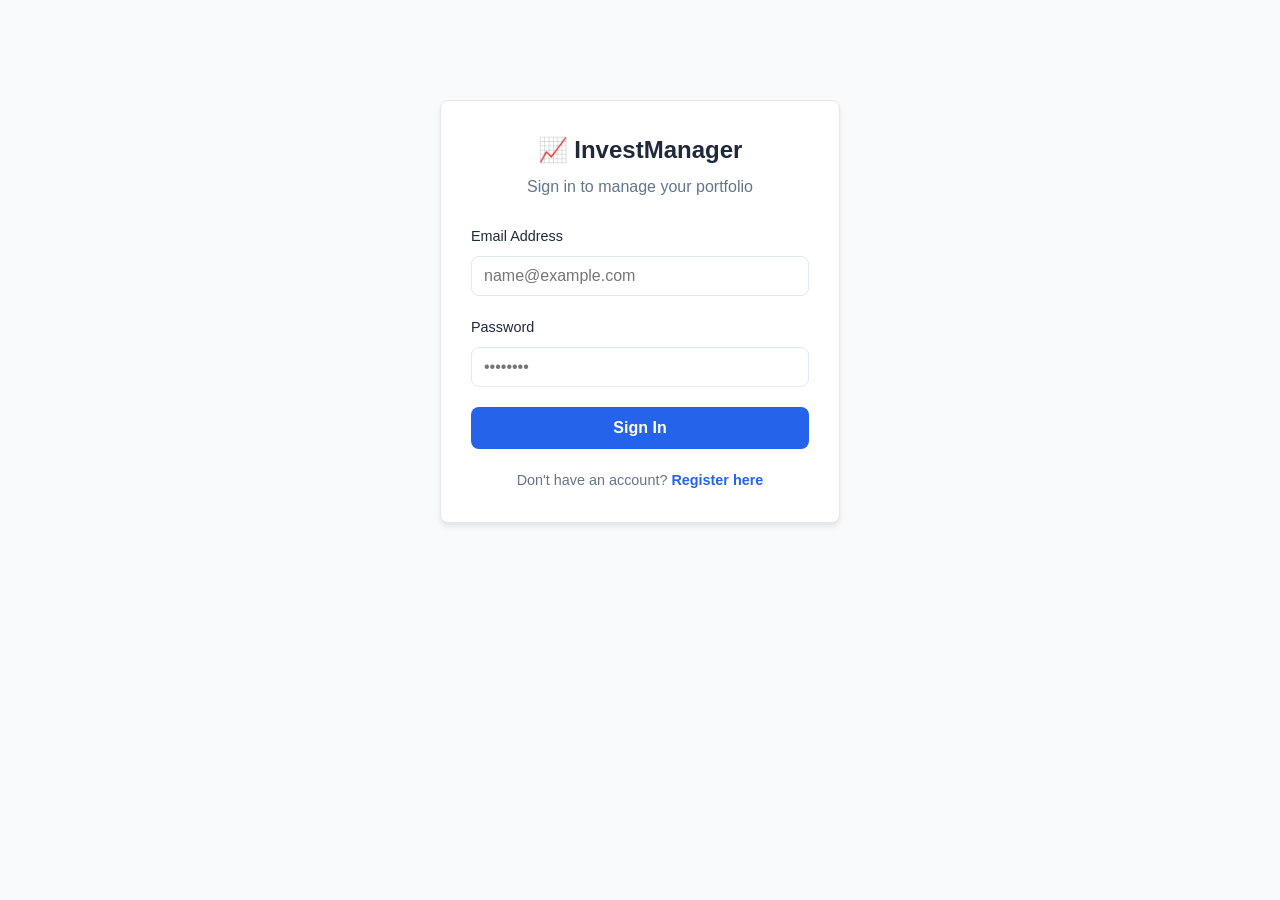
<file: frontend/login.html>
<!DOCTYPE html>
<html lang="en">
<head>
    <meta charset="UTF-8">
    <meta name="viewport" content="width=device-width, initial-scale=1.0">
    <title>Login - Portfolio Manager</title>
    <link rel="stylesheet" href="css/style.css">
</head>
<body>

    <div class="auth-container">
        <div class="auth-header">
            <h2>📈 InvestManager</h2>
            <p style="color: var(--text-secondary); margin-top: 5px;">Sign in to manage your portfolio</p>
        </div>

        <form action="dashboard.html" method="GET">
            <div class="form-group">
                <label for="email">Email Address</label>
                <input type="email" id="email" class="form-control" placeholder="name@example.com" required>
            </div>

            <div class="form-group">
                <label for="password">Password</label>
                <input type="password" id="password" class="form-control" placeholder="••••••••" required>
            </div>

            <button type="submit" class="btn">Sign In</button>
        </form>

        <div style="text-align: center; margin-top: 20px; font-size: 0.9rem;">
            <span style="color: var(--text-secondary);">Don't have an account?</span> 
            <a href="register.html" style="font-weight: 600;">Register here</a>
        </div>
    </div>

</body>
</html>
</file>
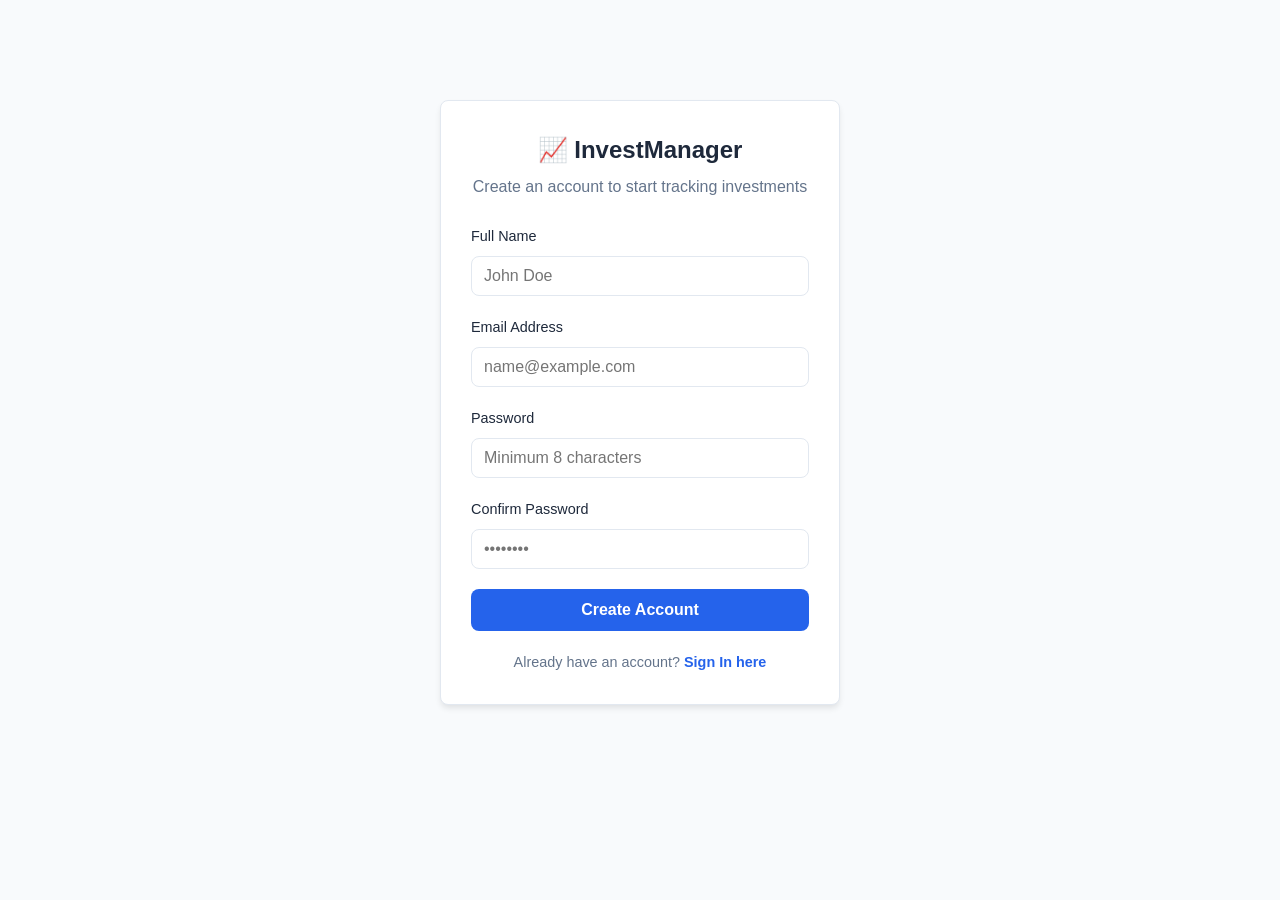
<file: frontend/register.html>
<!DOCTYPE html>
<html lang="en">
<head>
    <meta charset="UTF-8">
    <meta name="viewport" content="width=device-width, initial-scale=1.0">
    <title>Register - Portfolio Manager</title>
    <link rel="stylesheet" href="css/style.css">
</head>
<body>

    <div class="auth-container">
        <div class="auth-header">
            <h2>📈 InvestManager</h2>
            <p style="color: var(--text-secondary); margin-top: 5px;">Create an account to start tracking investments</p>
        </div>

        <form action="login.html" method="GET">
            <div class="form-group">
                <label for="name">Full Name</label>
                <input type="text" id="name" class="form-control" placeholder="John Doe" required>
            </div>

            <div class="form-group">
                <label for="email">Email Address</label>
                <input type="email" id="email" class="form-control" placeholder="name@example.com" required>
            </div>

            <div class="form-group">
                <label for="password">Password</label>
                <input type="password" id="password" class="form-control" placeholder="Minimum 8 characters" minlength="8" required>
            </div>

            <div class="form-group">
                <label for="confirm-password">Confirm Password</label>
                <input type="password" id="confirm-password" class="form-control" placeholder="••••••••" required>
            </div>

            <button type="submit" class="btn">Create Account</button>
        </form>

        <div style="text-align: center; margin-top: 20px; font-size: 0.9rem;">
            <span style="color: var(--text-secondary);">Already have an account?</span> 
            <a href="login.html" style="font-weight: 600;">Sign In here</a>
        </div>
    </div>

</body>
</html>
</file>
<file: frontend/css/style.css>
/* ==========================================================================
   1. VARIABLES & THEME SETTINGS (Crucial for your existing var() calls)
   ========================================================================== */
:root {
    --bg-primary: #f8fafc;
    --bg-secondary: #ffffff;
    --text-primary: #1e293b;
    --text-secondary: #64748b;
    --accent-color: #2563eb; /* Investment Blue */
    --accent-hover: #1d4ed8;
    --success-color: #10b981; /* Profit Green */
    --danger-color: #ef4444; /* Loss Red */
    --border-color: #e2e8f0;
    --radius: 8px;
    --transition: all 0.3s ease;
}

/* ==========================================================================
   2. BASE STYLES (Your current start, optimized)
   ========================================================================== */
* {
    margin: 0;
    padding: 0;
    box-sizing: border-box;
    font-family: 'Segoe UI', Tahoma, Geneva, Verdana, sans-serif;
}

body {
    background-color: var(--bg-primary);
    color: var(--text-primary);
    line-height: 1.6;
}

a {
    text-decoration: none;
    color: var(--accent-color);
    transition: var(--transition);
}

a:hover {
    color: var(--accent-hover);
}

/* ==========================================================================
   3. AUTH FORMS (For login.html & register.html)
   ========================================================================== */
.auth-container {
    max-width: 400px;
    margin: 100px auto;
    padding: 30px;
    background: var(--bg-secondary);
    border-radius: var(--radius);
    box-shadow: 0 4px 6px -1px rgba(0, 0, 0, 0.1);
    border: 1px solid var(--border-color);
}

.auth-header {
    text-align: center;
    margin-bottom: 25px;
}

.form-group {
    margin-bottom: 20px;
}

.form-group label {
    display: block;
    margin-bottom: 8px;
    font-weight: 500;
    font-size: 0.9rem;
}

.form-control {
    width: 100%;
    padding: 10px 12px;
    border: 1px solid var(--border-color);
    border-radius: var(--radius);
    font-size: 1rem;
    outline: none;
    transition: var(--transition);
}

.form-control:focus {
    border-color: var(--accent-color);
    box-shadow: 0 0 0 3px rgba(37, 99, 235, 0.1);
}

.btn {
    display: inline-block;
    width: 100%;
    padding: 12px;
    background-color: var(--accent-color);
    color: white;
    border: none;
    border-radius: var(--radius);
    font-size: 1rem;
    font-weight: 600;
    cursor: pointer;
    transition: var(--transition);
}

.btn:hover {
    background-color: var(--accent-hover);
}

/* ==========================================================================
   4. DASHBOARD LAYOUT (For dashboard.html)
   ========================================================================== */
.dashboard-wrapper {
    display: flex;
    min-height: 100vh;
}

/* Sidebar Styling */
.sidebar {
    width: 260px;
    background-color: var(--text-primary);
    color: white;
    padding: 20px;
}

.sidebar .logo {
    font-size: 1.25rem;
    font-weight: 700;
    margin-bottom: 40px;
    color: #fff;
}

.sidebar-menu {
    list-style: none;
}

.sidebar-menu li {
    margin-bottom: 15px;
}

.sidebar-menu a {
    color: #94a3b8;
    display: block;
    padding: 10px;
    border-radius: var(--radius);
}

.sidebar-menu a:hover, 
.sidebar-menu a.active {
    color: white;
    background-color: rgba(255, 255, 255, 0.1);
}

/* Main Display Canvas */
.main-content {
    flex: 1;
    padding: 30px;
}

.header-summary {
    display: flex;
    justify-content: space-between;
    align-items: center;
    margin-bottom: 30px;
}

/* Portfolio Metrics Cards Grid */
.metrics-grid {
    display: grid;
    grid-template-columns: repeat(auto-fit, minmax(240px, 1fr));
    gap: 20px;
    margin-bottom: 30px;
}

.card {
    background: var(--bg-secondary);
    padding: 20px;
    border-radius: var(--radius);
    border: 1px solid var(--border-color);
    box-shadow: 0 1px 3px rgba(0,0,0,0.05);
}

.card .title {
    font-size: 0.85rem;
    color: var(--text-secondary);
    text-transform: uppercase;
    letter-spacing: 0.5px;
}

.card .value {
    font-size: 1.8rem;
    font-weight: 700;
    margin-top: 5px;
}

/* Portfolio Performance Utilities */
.profit { color: var(--success-color); }
.loss { color: var(--danger-color); }

/* Asset Holdings & Transactions Table Layout */
.table-container {
    background: var(--bg-secondary);
    border-radius: var(--radius);
    border: 1px solid var(--border-color);
    overflow: hidden;
}

.data-table {
    width: 100%;
    border-collapse: collapse;
    text-align: left;
}

.data-table th, 
.data-table td {
    padding: 16px;
    border-bottom: 1px solid var(--border-color);
}

.data-table th {
    background-color: #f1f5f9;
    color: var(--text-secondary);
    font-weight: 600;
}

.data-table tr:last-child td {
    border-bottom: none;
}

/* Responsive breakpoint for smaller monitors/tablets */
@media (max-width: 768px) {
    .dashboard-wrapper {
        flex-direction: column;
    }
    .sidebar {
        width: 100%;
    }
}
</file>
